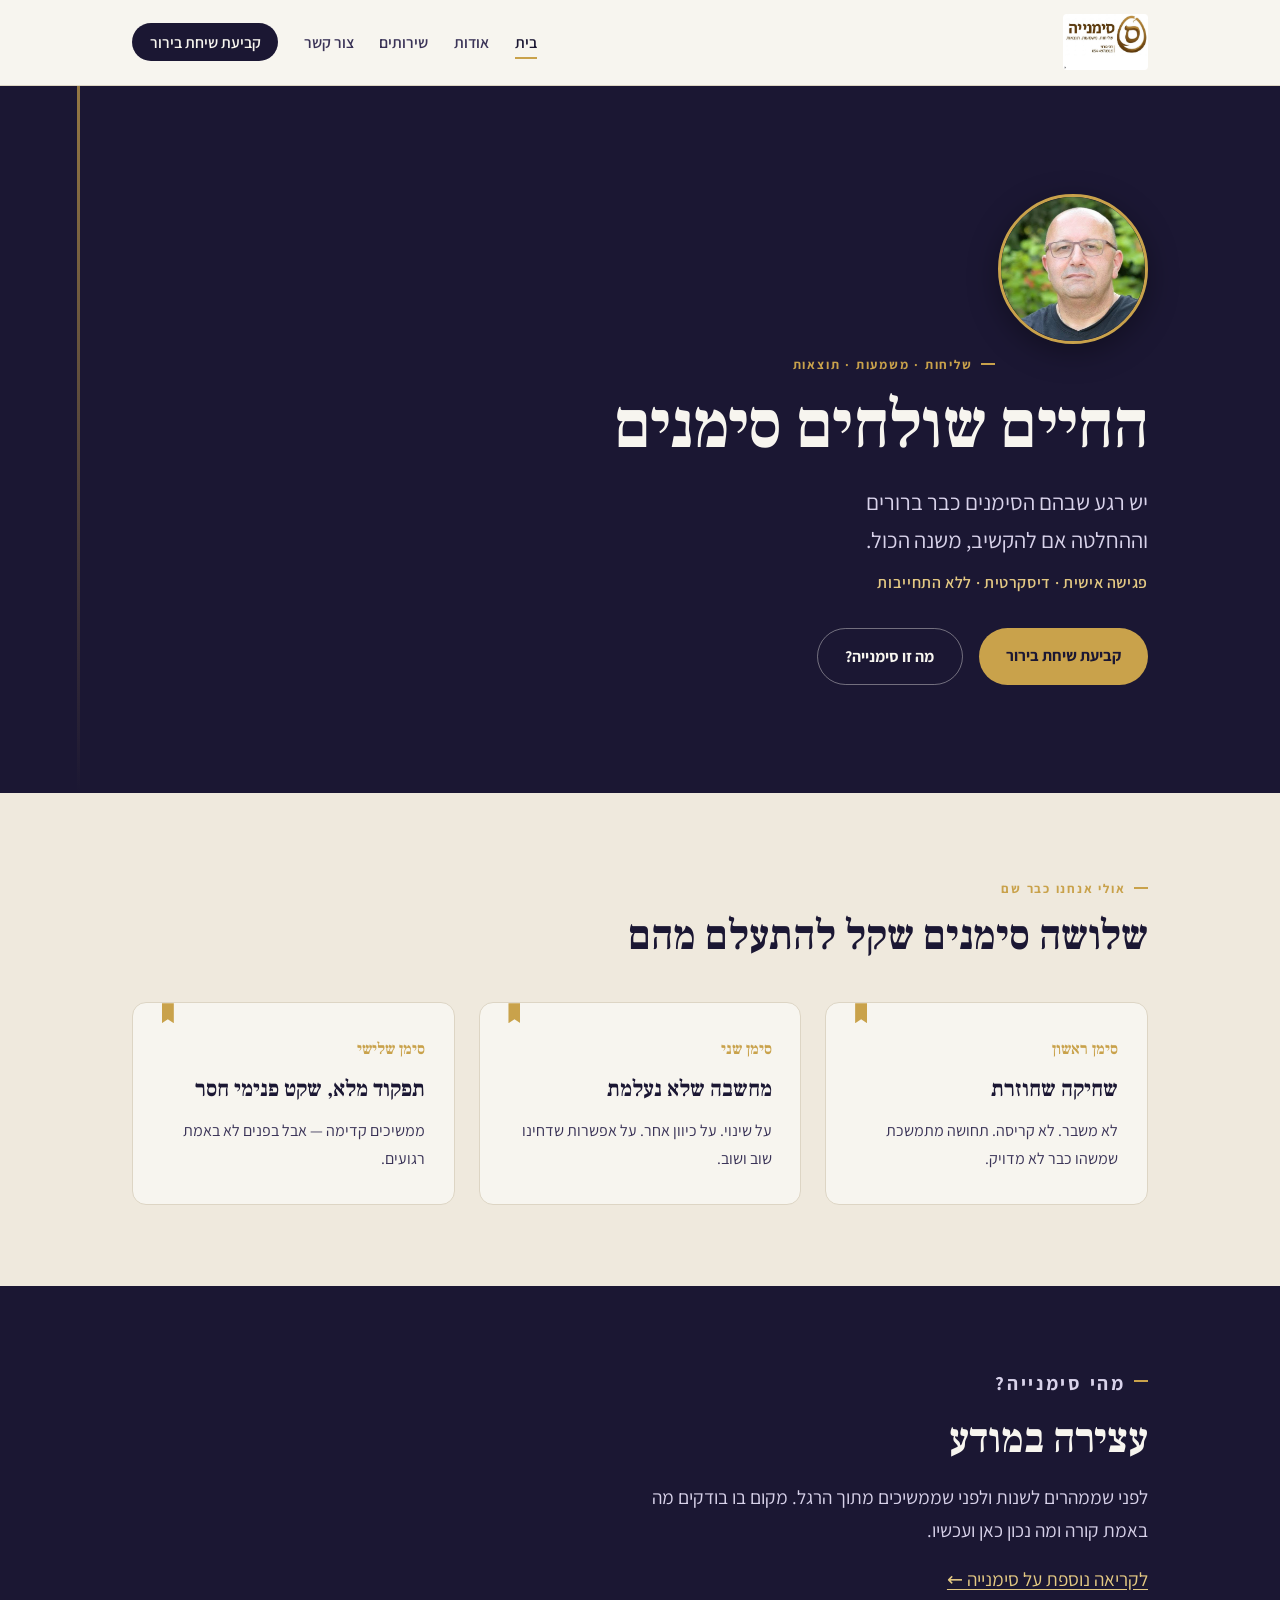
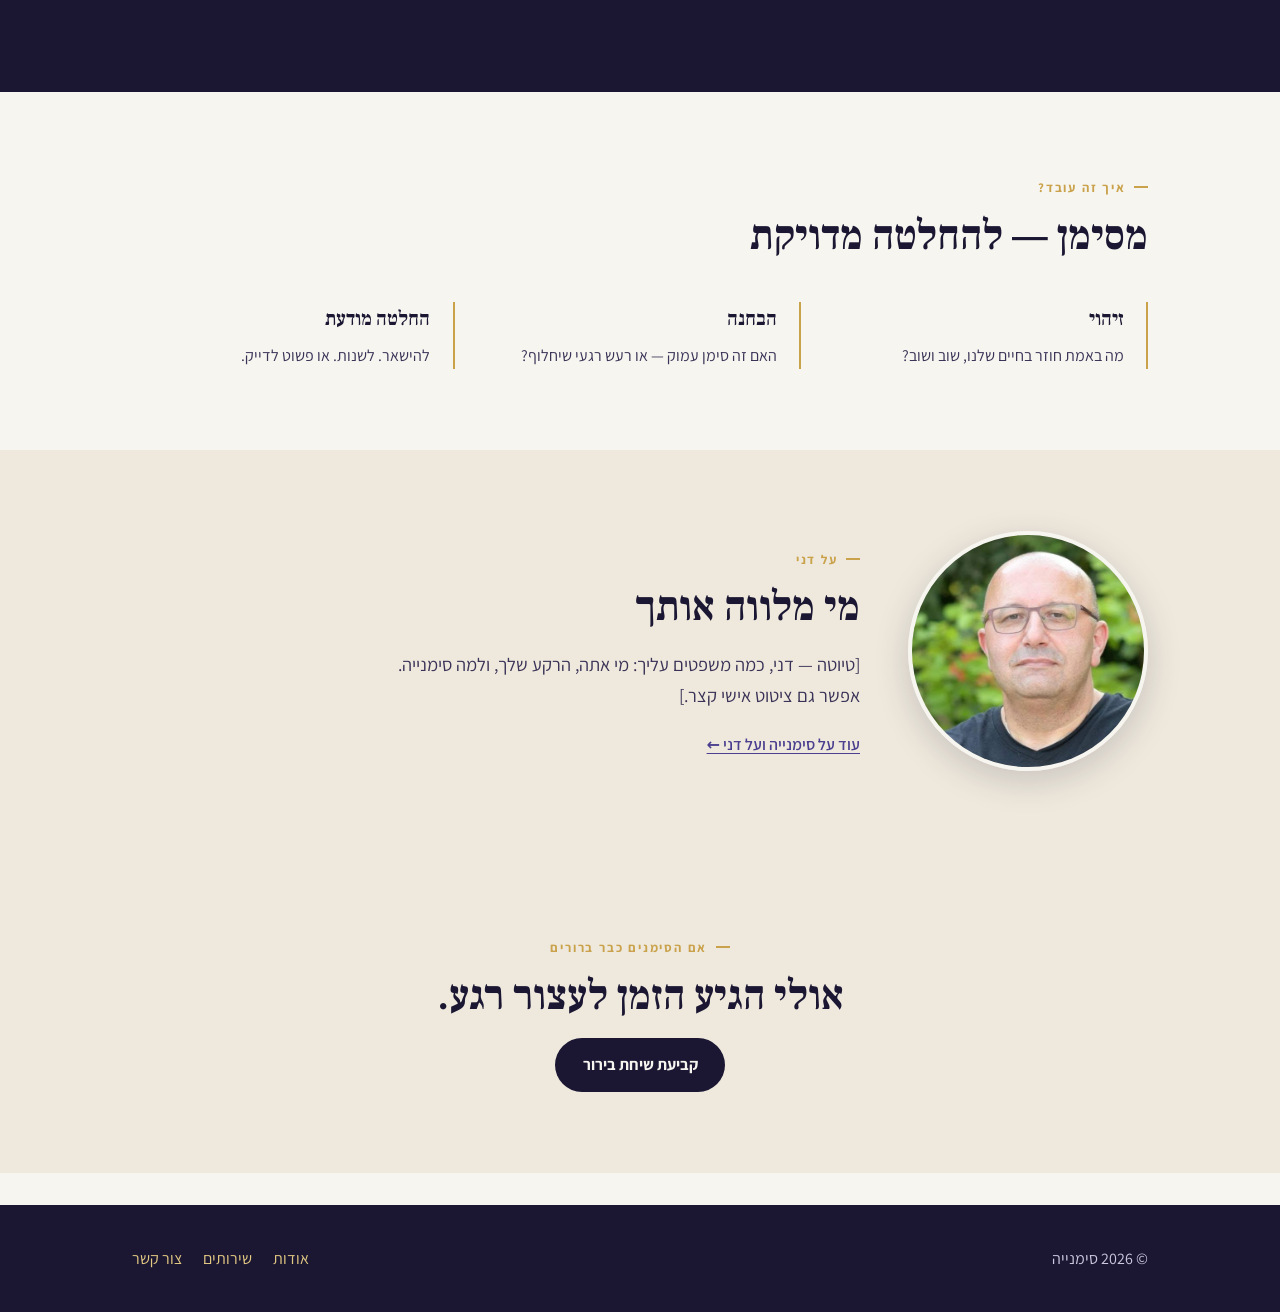
<file: website/index.html>
<!DOCTYPE html>
<html lang="he" dir="rtl">
<head>
<meta charset="UTF-8">
<meta name="viewport" content="width=device-width, initial-scale=1">
<title>סימנייה — החיים שולחים סימנים</title>
<meta name="description" content="סימנייה — עצירה במודע לפני שממהרים לשנות ולפני שממשיכים מתוך הרגל. מקום בו בודקים מה באמת קורה ומה נכון כאן ועכשיו. פגישה אישית, דיסקרטית, ללא התחייבות.">
<link rel="preconnect" href="https://fonts.googleapis.com">
<link rel="preconnect" href="https://fonts.gstatic.com" crossorigin>
<link href="https://fonts.googleapis.com/css2?family=Assistant:wght@400;600;700&family=Frank+Ruhl+Libre:wght@500;700&display=swap" rel="stylesheet">
<link rel="stylesheet" href="style.css">
</head>
<body>

<header class="site-header">
  <nav class="nav wrap" aria-label="ניווט ראשי">
    <a class="brand" href="index.html"><img src="logo-full.jpg" alt="סימנייה — שליחות. משמעות. תוצאות" class="brand-logo"></a>
    <button class="nav-toggle" aria-label="תפריט" aria-expanded="false"><span></span><span></span><span></span></button>
    <ul class="nav-links">
      <li><a href="index.html" aria-current="page">בית</a></li>
      <li><a href="about.html">אודות</a></li>
      <li><a href="services.html">שירותים</a></li>
      <li><a href="contact.html">צור קשר</a></li>
      <li><a class="nav-cta" href="contact.html">קביעת שיחת בירור</a></li>
    </ul>
  </nav>
</header>

<main>
  <!-- HERO -->
  <section class="hero">
    <div class="wrap">
      <img class="hero-portrait" src="dany-portrait.jpg" alt="דני נורני">
      <p class="eyebrow">שליחות · משמעות · תוצאות</p>
      <h1>החיים שולחים סימנים</h1>
      <p class="lead">יש רגע שבהם הסימנים כבר ברורים<br>וההחלטה אם להקשיב, משנה הכול.</p>
      <p class="tagline">פגישה אישית · דיסקרטית · ללא התחייבות</p>
      <div class="cta-row">
        <a class="btn btn-primary" href="contact.html">קביעת שיחת בירור</a>
        <a class="btn btn-ghost" href="about.html">מה זו סימנייה?</a>
      </div>
    </div>
  </section>

  <!-- THREE SIGNS -->
  <section class="signs">
    <div class="wrap">
      <p class="eyebrow">אולי אנחנו כבר שם</p>
      <h2 class="section-title">שלושה סימנים שקל להתעלם מהם</h2>
      <div class="signs-grid">
        <article class="sign-card">
          <span class="num">סימן ראשון</span>
          <h3>שחיקה שחוזרת</h3>
          <p>לא משבר. לא קריסה. תחושה מתמשכת שמשהו כבר לא מדויק.</p>
        </article>
        <article class="sign-card">
          <span class="num">סימן שני</span>
          <h3>מחשבה שלא נעלמת</h3>
          <p>על שינוי. על כיוון אחר. על אפשרות שדחינו שוב ושוב.</p>
        </article>
        <article class="sign-card">
          <span class="num">סימן שלישי</span>
          <h3>תפקוד מלא, שקט פנימי חסר</h3>
          <p>ממשיכים קדימה — אבל בפנים לא באמת רגועים.</p>
        </article>
      </div>
    </div>
  </section>

  <!-- WHAT IS SIMANEYAH -->
  <section class="statement">
    <div class="wrap">
      <p class="eyebrow">מהי סימנייה?</p>
      <h2 class="section-title">עצירה במודע</h2>
      <p>לפני שממהרים לשנות ולפני שממשיכים מתוך הרגל. מקום בו בודקים מה באמת קורה ומה נכון כאן ועכשיו.</p>
      <p><a class="inline-link" href="about.html">לקריאה נוספת על סימנייה ←</a></p>
    </div>
  </section>

  <!-- HOW IT WORKS -->
  <section>
    <div class="wrap">
      <p class="eyebrow">איך זה עובד?</p>
      <h2 class="section-title">מסימן — להחלטה מדויקת</h2>
      <div class="steps">
        <div class="step">
          <h4>זיהוי</h4>
          <p>מה באמת חוזר בחיים שלנו, שוב ושוב?</p>
        </div>
        <div class="step">
          <h4>הבחנה</h4>
          <p>האם זה סימן עמוק — או רעש רגעי שיחלוף?</p>
        </div>
        <div class="step">
          <h4>החלטה מודעת</h4>
          <p>להישאר. לשנות. או פשוט לדייק.</p>
        </div>
      </div>
    </div>
  </section>

  <!-- ABOUT DANY STRIP -->
  <section class="about-strip">
    <div class="wrap">
      <img src="dany-portrait.jpg" alt="דני נורני">
      <div class="about-text">
        <p class="eyebrow">על דני</p>
        <h2 class="section-title">מי מלווה אותך</h2>
        <p class="section-intro">[טיוטה — דני, כמה משפטים עליך: מי אתה, הרקע שלך, ולמה סימנייה. אפשר גם ציטוט אישי קצר.]</p>
        <p style="margin-top:1.2rem"><a class="inline-link" href="about.html" style="color:var(--indigo);text-decoration:underline;text-underline-offset:3px;font-weight:600">עוד על סימנייה ועל דני ←</a></p>
      </div>
    </div>
  </section>

  <!-- CTA BAND -->
  <section class="cta-band">
    <div class="wrap">
      <p class="eyebrow" style="display:inline-block">אם הסימנים כבר ברורים</p>
      <h2 class="section-title center">אולי הגיע הזמן לעצור רגע.</h2>
      <a class="btn btn-dark" href="contact.html">קביעת שיחת בירור</a>
    </div>
  </section>
</main>

<footer class="site-footer">
  <div class="wrap">
    <span>© 2026 סימנייה</span>
    <ul class="foot-nav">
      <li><a href="about.html">אודות</a></li>
      <li><a href="services.html">שירותים</a></li>
      <li><a href="contact.html">צור קשר</a></li>
    </ul>
  </div>
</footer>

<script>
  const t = document.querySelector('.nav-toggle');
  const l = document.querySelector('.nav-links');
  t.addEventListener('click', () => {
    const open = l.classList.toggle('open');
    t.setAttribute('aria-expanded', open);
  });
</script>
</body>
</html>
</file>
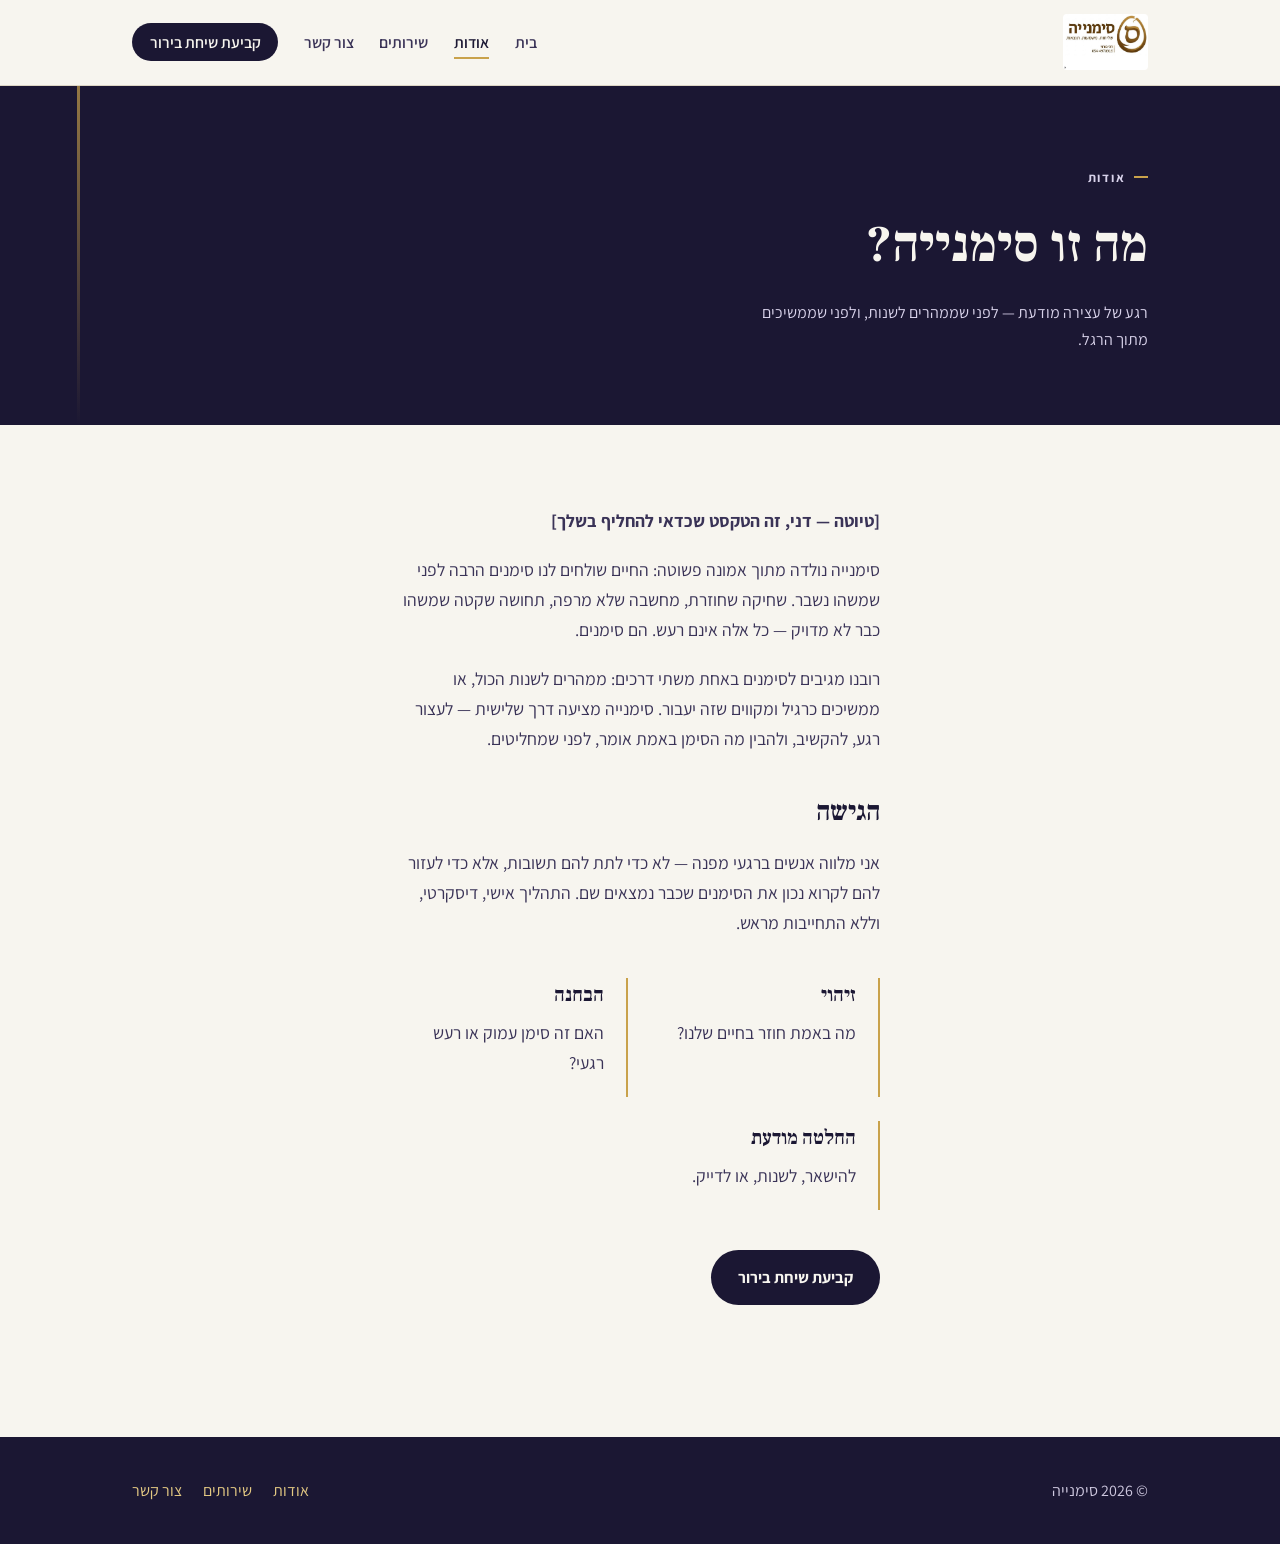
<file: website/about.html>
<!DOCTYPE html>
<html lang="he" dir="rtl">
<head>
<meta charset="UTF-8">
<meta name="viewport" content="width=device-width, initial-scale=1">
<title>אודות — סימנייה</title>
<meta name="description" content="מה זו סימנייה — רגע של עצירה מודעת לפני החלטה.">
<link rel="preconnect" href="https://fonts.googleapis.com">
<link rel="preconnect" href="https://fonts.gstatic.com" crossorigin>
<link href="https://fonts.googleapis.com/css2?family=Assistant:wght@400;600;700&family=Frank+Ruhl+Libre:wght@500;700&display=swap" rel="stylesheet">
<link rel="stylesheet" href="style.css">
</head>
<body>
<header class="site-header">
  <nav class="nav wrap" aria-label="ניווט ראשי">
    <a class="brand" href="index.html"><img src="logo-full.jpg" alt="סימנייה — שליחות. משמעות. תוצאות" class="brand-logo"></a>
    <button class="nav-toggle" aria-label="תפריט" aria-expanded="false"><span></span><span></span><span></span></button>
    <ul class="nav-links">
      <li><a href="index.html">בית</a></li>
      <li><a href="about.html" aria-current="page">אודות</a></li>
      <li><a href="services.html">שירותים</a></li>
      <li><a href="contact.html">צור קשר</a></li>
      <li><a class="nav-cta" href="contact.html">קביעת שיחת בירור</a></li>
    </ul>
  </nav>
</header>
<main>
  <section class="page-head">
    <div class="wrap">
      <p class="eyebrow">אודות</p>
      <h1>מה זו סימנייה?</h1>
      <p>רגע של עצירה מודעת — לפני שממהרים לשנות, ולפני שממשיכים מתוך הרגל.</p>
    </div>
  </section>
  <section>
    <div class="wrap prose">
      <p><strong>[טיוטה — דני, זה הטקסט שכדאי להחליף בשלך]</strong></p>
      <p>סימנייה נולדה מתוך אמונה פשוטה: החיים שולחים לנו סימנים הרבה לפני שמשהו נשבר. שחיקה שחוזרת, מחשבה שלא מרפה, תחושה שקטה שמשהו כבר לא מדויק — כל אלה אינם רעש. הם סימנים.</p>
      <p>רובנו מגיבים לסימנים באחת משתי דרכים: ממהרים לשנות הכול, או ממשיכים כרגיל ומקווים שזה יעבור. סימנייה מציעה דרך שלישית — לעצור רגע, להקשיב, ולהבין מה הסימן באמת אומר, לפני שמחליטים.</p>
      <h2>הגישה</h2>
      <p>אני מלווה אנשים ברגעי מפנה — לא כדי לתת להם תשובות, אלא כדי לעזור להם לקרוא נכון את הסימנים שכבר נמצאים שם. התהליך אישי, דיסקרטי, וללא התחייבות מראש.</p>
      <div class="steps">
        <div class="step"><h4>זיהוי</h4><p>מה באמת חוזר בחיים שלנו?</p></div>
        <div class="step"><h4>הבחנה</h4><p>האם זה סימן עמוק או רעש רגעי?</p></div>
        <div class="step"><h4>החלטה מודעת</h4><p>להישאר, לשנות, או לדייק.</p></div>
      </div>
      <p style="margin-top:2.5rem"><a class="btn btn-dark" href="contact.html">קביעת שיחת בירור</a></p>
    </div>
  </section>
</main>
<footer class="site-footer">
  <div class="wrap">
    <span>© 2026 סימנייה</span>
    <ul class="foot-nav">
      <li><a href="about.html">אודות</a></li>
      <li><a href="services.html">שירותים</a></li>
      <li><a href="contact.html">צור קשר</a></li>
    </ul>
  </div>
</footer>
<script>
  const t = document.querySelector('.nav-toggle');
  const l = document.querySelector('.nav-links');
  t.addEventListener('click', () => { const o = l.classList.toggle('open'); t.setAttribute('aria-expanded', o); });
</script>
</body>
</html>
</file>
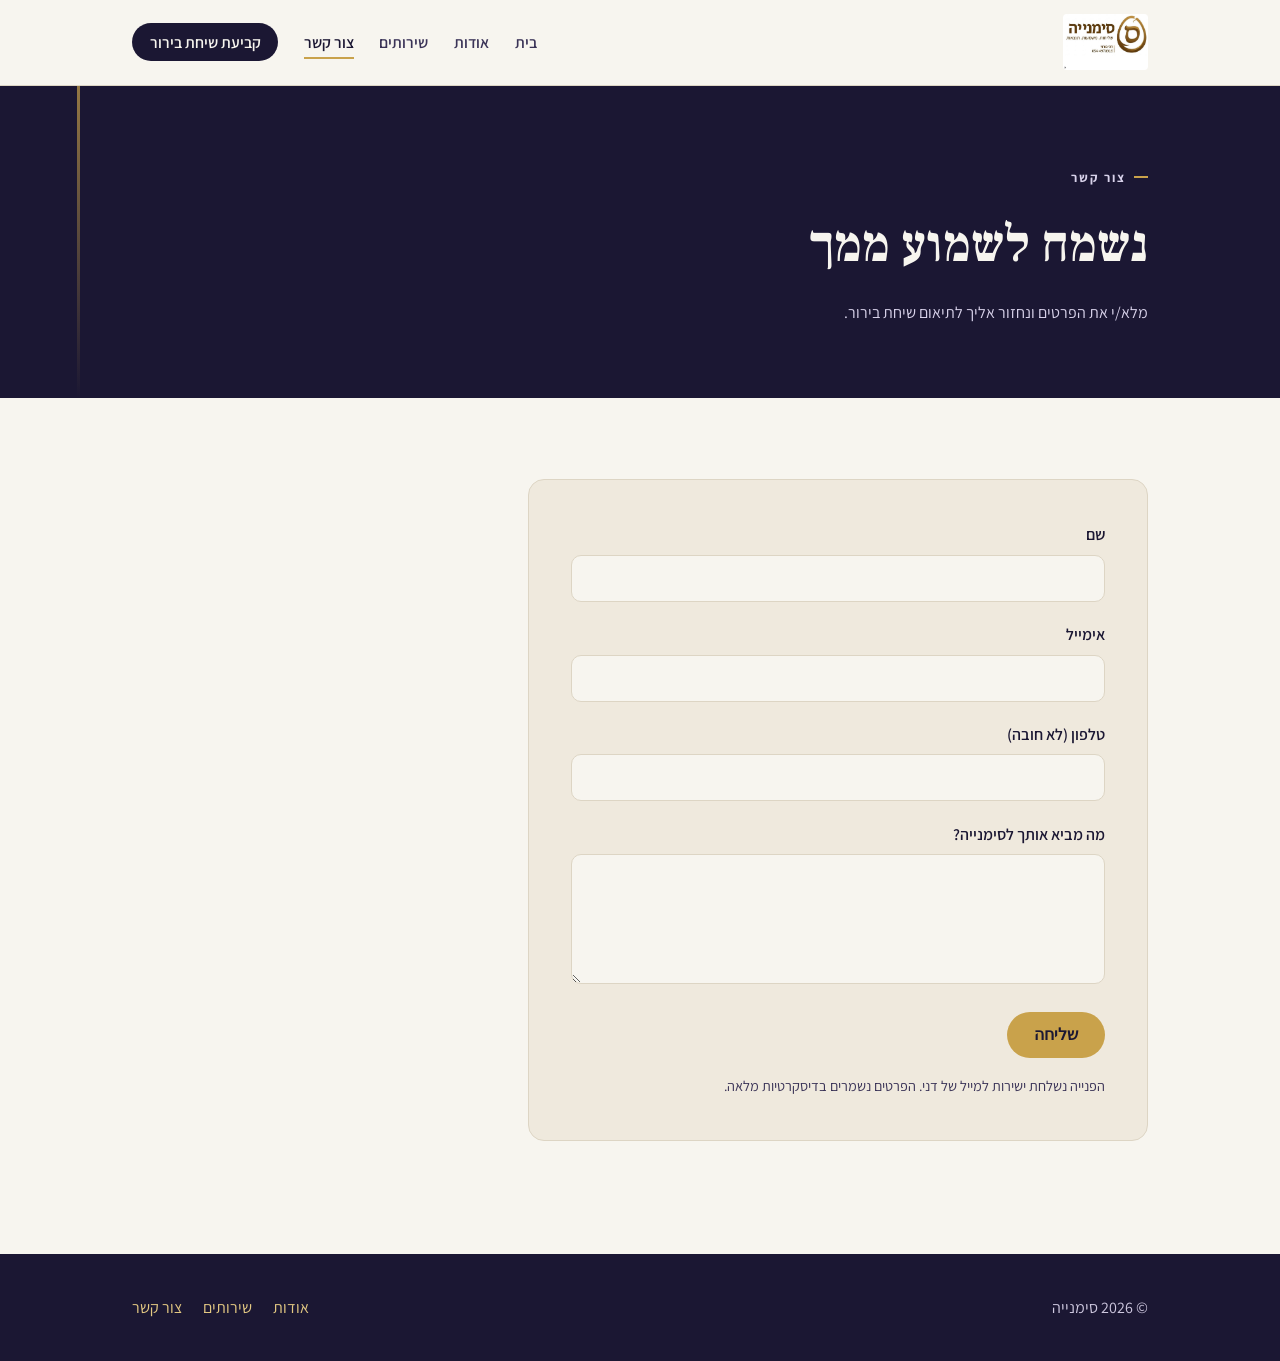
<file: website/contact.html>
<!DOCTYPE html>
<html lang="he" dir="rtl">
<head>
<meta charset="UTF-8">
<meta name="viewport" content="width=device-width, initial-scale=1">
<title>צור קשר — סימנייה</title>
<meta name="description" content="קביעת שיחת בירור עם סימנייה. פנייה דיסקרטית וללא התחייבות.">
<link rel="preconnect" href="https://fonts.googleapis.com">
<link rel="preconnect" href="https://fonts.gstatic.com" crossorigin>
<link href="https://fonts.googleapis.com/css2?family=Assistant:wght@400;600;700&family=Frank+Ruhl+Libre:wght@500;700&display=swap" rel="stylesheet">
<link rel="stylesheet" href="style.css">
</head>
<body>
<header class="site-header">
  <nav class="nav wrap" aria-label="ניווט ראשי">
    <a class="brand" href="index.html"><img src="logo-full.jpg" alt="סימנייה — שליחות. משמעות. תוצאות" class="brand-logo"></a>
    <button class="nav-toggle" aria-label="תפריט" aria-expanded="false"><span></span><span></span><span></span></button>
    <ul class="nav-links">
      <li><a href="index.html">בית</a></li>
      <li><a href="about.html">אודות</a></li>
      <li><a href="services.html">שירותים</a></li>
      <li><a href="contact.html" aria-current="page">צור קשר</a></li>
      <li><a class="nav-cta" href="contact.html">קביעת שיחת בירור</a></li>
    </ul>
  </nav>
</header>
<main>
  <section class="page-head">
    <div class="wrap">
      <p class="eyebrow">צור קשר</p>
      <h1>נשמח לשמוע ממך</h1>
      <p>מלא/י את הפרטים ונחזור אליך לתיאום שיחת בירור.</p>
    </div>
  </section>
  <section>
    <div class="wrap">
      <form class="form-card" action="https://formspree.io/f/REPLACE_WITH_FORM_ID" method="POST">
        <div class="field">
          <label for="name">שם</label>
          <input id="name" name="name" type="text" required autocomplete="name">
        </div>
        <div class="field">
          <label for="email">אימייל</label>
          <input id="email" name="email" type="email" required autocomplete="email">
        </div>
        <div class="field">
          <label for="phone">טלפון (לא חובה)</label>
          <input id="phone" name="phone" type="tel" autocomplete="tel">
        </div>
        <div class="field">
          <label for="message">מה מביא אותך לסימנייה?</label>
          <textarea id="message" name="message" required></textarea>
        </div>
        <button class="btn btn-primary" type="submit">שליחה</button>
        <p class="form-note">הפנייה נשלחת ישירות למייל של דני. הפרטים נשמרים בדיסקרטיות מלאה.</p>
      </form>
    </div>
  </section>
</main>
<footer class="site-footer">
  <div class="wrap">
    <span>© 2026 סימנייה</span>
    <ul class="foot-nav">
      <li><a href="about.html">אודות</a></li>
      <li><a href="services.html">שירותים</a></li>
      <li><a href="contact.html">צור קשר</a></li>
    </ul>
  </div>
</footer>
<script>
  const t = document.querySelector('.nav-toggle');
  const l = document.querySelector('.nav-links');
  t.addEventListener('click', () => { const o = l.classList.toggle('open'); t.setAttribute('aria-expanded', o); });
</script>
</body>
</html>
</file>
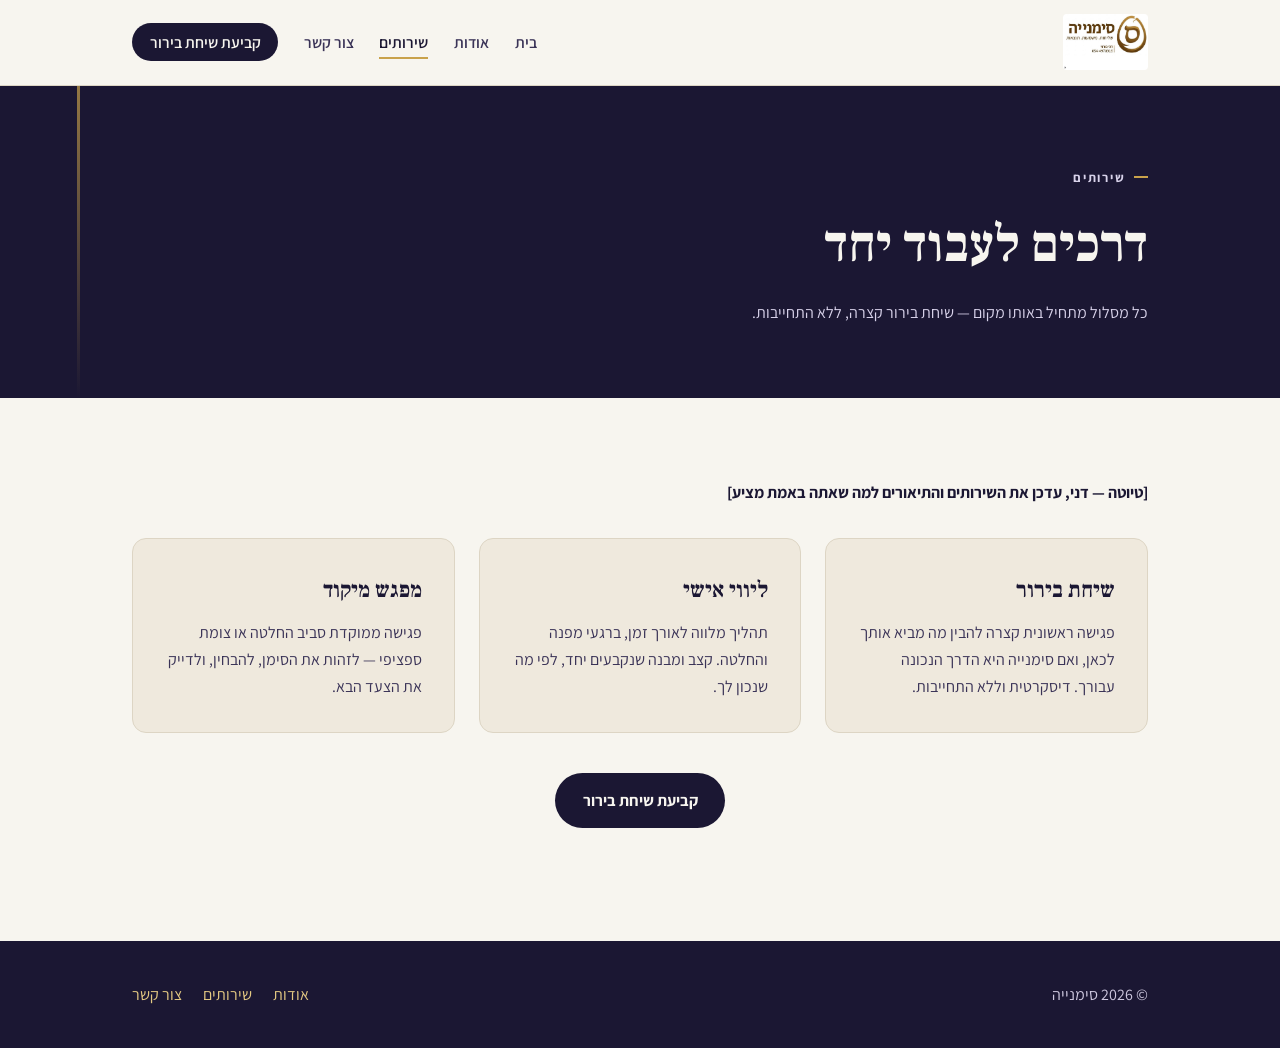
<file: website/services.html>
<!DOCTYPE html>
<html lang="he" dir="rtl">
<head>
<meta charset="UTF-8">
<meta name="viewport" content="width=device-width, initial-scale=1">
<title>שירותים — סימנייה</title>
<meta name="description" content="דרכים לעבוד יחד: שיחת בירור, ליווי אישי, מפגש מיקוד.">
<link rel="preconnect" href="https://fonts.googleapis.com">
<link rel="preconnect" href="https://fonts.gstatic.com" crossorigin>
<link href="https://fonts.googleapis.com/css2?family=Assistant:wght@400;600;700&family=Frank+Ruhl+Libre:wght@500;700&display=swap" rel="stylesheet">
<link rel="stylesheet" href="style.css">
</head>
<body>
<header class="site-header">
  <nav class="nav wrap" aria-label="ניווט ראשי">
    <a class="brand" href="index.html"><img src="logo-full.jpg" alt="סימנייה — שליחות. משמעות. תוצאות" class="brand-logo"></a>
    <button class="nav-toggle" aria-label="תפריט" aria-expanded="false"><span></span><span></span><span></span></button>
    <ul class="nav-links">
      <li><a href="index.html">בית</a></li>
      <li><a href="about.html">אודות</a></li>
      <li><a href="services.html" aria-current="page">שירותים</a></li>
      <li><a href="contact.html">צור קשר</a></li>
      <li><a class="nav-cta" href="contact.html">קביעת שיחת בירור</a></li>
    </ul>
  </nav>
</header>
<main>
  <section class="page-head">
    <div class="wrap">
      <p class="eyebrow">שירותים</p>
      <h1>דרכים לעבוד יחד</h1>
      <p>כל מסלול מתחיל באותו מקום — שיחת בירור קצרה, ללא התחייבות.</p>
    </div>
  </section>
  <section>
    <div class="wrap">
      <p class="prose"><strong>[טיוטה — דני, עדכן את השירותים והתיאורים למה שאתה באמת מציע]</strong></p>
      <div class="svc-grid">
        <article class="svc">
          <h3>שיחת בירור</h3>
          <p>פגישה ראשונית קצרה להבין מה מביא אותך לכאן, ואם סימנייה היא הדרך הנכונה עבורך. דיסקרטית וללא התחייבות.</p>
        </article>
        <article class="svc">
          <h3>ליווי אישי</h3>
          <p>תהליך מלווה לאורך זמן, ברגעי מפנה והחלטה. קצב ומבנה שנקבעים יחד, לפי מה שנכון לך.</p>
        </article>
        <article class="svc">
          <h3>מפגש מיקוד</h3>
          <p>פגישה ממוקדת סביב החלטה או צומת ספציפי — לזהות את הסימן, להבחין, ולדייק את הצעד הבא.</p>
        </article>
      </div>
      <p style="margin-top:2.5rem" class="center"><a class="btn btn-dark" href="contact.html">קביעת שיחת בירור</a></p>
    </div>
  </section>
</main>
<footer class="site-footer">
  <div class="wrap">
    <span>© 2026 סימנייה</span>
    <ul class="foot-nav">
      <li><a href="about.html">אודות</a></li>
      <li><a href="services.html">שירותים</a></li>
      <li><a href="contact.html">צור קשר</a></li>
    </ul>
  </div>
</footer>
<script>
  const t = document.querySelector('.nav-toggle');
  const l = document.querySelector('.nav-links');
  t.addEventListener('click', () => { const o = l.classList.toggle('open'); t.setAttribute('aria-expanded', o); });
</script>
</body>
</html>
</file>
<file: website/style.css>
/* ============================================================
   סימנייה — Simaneyah static site
   Design system: "הסימן" — the sign / the bookmark.
   A quiet, confident coaching site. Hebrew-first, RTL.
   Signature element: a thin marker-ribbon that runs down the
   right edge and marks section starts, like a bookmark in a book.
   ============================================================ */

:root {
  /* Palette — deep indigo ink + warm gold marker, restrained */
  --ink:        #1b1733;   /* near-black indigo, main text & dark sections */
  --ink-soft:   #3a3357;   /* softened ink for secondary text */
  --indigo:     #4b3f8f;   /* the purple nod to the previous design */
  --indigo-lo:  #6f63b8;   /* lighter indigo for accents on dark */
  --marker:     #c9a24b;   /* warm gold — the signature ribbon/sign */
  --marker-lo:  #e4c983;   /* lighter gold for hovers */
  --paper:      #f7f5ef;   /* warm off-white page */
  --paper-2:    #efe9dd;   /* slightly deeper paper for cards */
  --line:       #ddd5c4;   /* hairline on paper */

  --maxw: 1080px;
  --gap: clamp(1rem, 2.5vw, 2rem);

  --font-display: "Frank Ruhl Libre", "David Libre", Georgia, serif;
  --font-body: "Assistant", "Segoe UI", system-ui, sans-serif;
}

* { box-sizing: border-box; margin: 0; padding: 0; }

html { scroll-behavior: smooth; }

body {
  font-family: var(--font-body);
  background: var(--paper);
  color: var(--ink);
  line-height: 1.7;
  direction: rtl;
  -webkit-font-smoothing: antialiased;
}

@media (prefers-reduced-motion: reduce) {
  html { scroll-behavior: auto; }
  * { animation: none !important; transition: none !important; }
}

/* ---- Layout helpers ---- */
.wrap { max-width: var(--maxw); margin-inline: auto; padding-inline: var(--gap); }
.center { text-align: center; }

/* ============================================================
   The signature: marker ribbon
   ============================================================ */
.marker-line { color: var(--marker); }

/* An eyebrow that looks like a small sign/tab */
.eyebrow {
  display: inline-block;
  font-family: var(--font-body);
  font-weight: 700;
  font-size: 0.8rem;
  letter-spacing: 0.14em;
  color: var(--marker);
  position: relative;
  padding-inline-start: 1.4rem;
  margin-bottom: 0.8rem;
}
.eyebrow::before {
  content: "";
  position: absolute;
  inline-size: 0.85rem;
  block-size: 2px;
  background: var(--marker);
  inset-block-start: 0.7em;
  inset-inline-start: 0;
}

/* ============================================================
   Header / nav
   ============================================================ */
.site-header {
  position: sticky;
  top: 0;
  z-index: 50;
  background: rgba(247,245,239,0.86);
  backdrop-filter: blur(10px);
  border-bottom: 1px solid var(--line);
}
.nav {
  display: flex;
  align-items: center;
  justify-content: space-between;
  gap: 1rem;
  padding-block: 0.9rem;
}
.brand {
  font-family: var(--font-display);
  font-weight: 700;
  font-size: 1.5rem;
  color: var(--ink);
  text-decoration: none;
  display: flex;
  align-items: center;
  gap: 0.55rem;
}
.brand-logo {
  height: 56px;
  width: auto;
  border-radius: 4px;
}
/* small bookmark glyph next to the brand */
.brand .bm {
  inline-size: 14px;
  block-size: 22px;
  background: var(--marker);
  clip-path: polygon(0 0, 100% 0, 100% 100%, 50% 82%, 0 100%);
  display: inline-block;
}
.nav-links { display: flex; gap: 1.6rem; list-style: none; align-items: center; }
.nav-links a {
  color: var(--ink-soft);
  text-decoration: none;
  font-weight: 600;
  font-size: 0.98rem;
  padding-block: 0.3rem;
  border-bottom: 2px solid transparent;
  transition: color .2s, border-color .2s;
}
.nav-links a:hover,
.nav-links a[aria-current="page"] {
  color: var(--ink);
  border-bottom-color: var(--marker);
}
.nav-cta {
  background: var(--ink);
  color: var(--paper) !important;
  padding: 0.55rem 1.1rem !important;
  border-radius: 999px;
  border-bottom: none !important;
}
.nav-cta:hover { background: var(--indigo); }

.nav-toggle { display: none; background: none; border: 0; cursor: pointer; }
.nav-toggle span { display: block; width: 26px; height: 2px; background: var(--ink); margin: 5px 0; }

/* ============================================================
   Buttons
   ============================================================ */
.btn {
  display: inline-block;
  font-weight: 700;
  font-size: 1rem;
  text-decoration: none;
  padding: 0.85rem 1.7rem;
  border-radius: 999px;
  transition: transform .15s, background .2s, color .2s;
  cursor: pointer;
  border: none;
}
.btn-primary { background: var(--marker); color: var(--ink); }
.btn-primary:hover { background: var(--marker-lo); transform: translateY(-2px); }
.btn-ghost { background: transparent; color: var(--paper); border: 1.5px solid rgba(247,245,239,0.4); }
.btn-ghost:hover { border-color: var(--marker); color: var(--marker-lo); }
.btn-dark { background: var(--ink); color: var(--paper); }
.btn-dark:hover { background: var(--indigo); transform: translateY(-2px); }

/* ============================================================
   Hero
   ============================================================ */
.hero {
  background: var(--ink);
  color: var(--paper);
  position: relative;
  overflow: hidden;
  padding-block: clamp(4rem, 12vh, 8rem);
}
/* the ribbon running down the right edge of the hero */
.hero::before {
  content: "";
  position: absolute;
  inset-block: 0;
  inset-inline-end: clamp(1.5rem, 6vw, 5rem);
  inline-size: 3px;
  background: linear-gradient(var(--marker), transparent);
  opacity: 0.7;
}
.hero .wrap { position: relative; }
.hero h1 {
  font-family: var(--font-display);
  font-weight: 700;
  font-size: clamp(2.4rem, 6vw, 4.2rem);
  line-height: 1.12;
  letter-spacing: -0.01em;
  max-inline-size: 15ch;
  margin-bottom: 1.2rem;
  animation: rise .8s ease both;
}
.hero .lead {
  font-size: clamp(1.1rem, 2.2vw, 1.4rem);
  color: #d8d2ea;
  max-inline-size: 40ch;
  margin-bottom: 0.6rem;
  animation: rise .8s .1s ease both;
}
.hero .tagline {
  color: var(--marker-lo);
  font-weight: 600;
  letter-spacing: 0.04em;
  margin-bottom: 2rem;
  animation: rise .8s .2s ease both;
}
.hero .cta-row { display: flex; gap: 1rem; flex-wrap: wrap; animation: rise .8s .3s ease both; }

@keyframes rise {
  from { opacity: 0; transform: translateY(18px); }
  to   { opacity: 1; transform: translateY(0); }
}

/* ============================================================
   Sections
   ============================================================ */
section { padding-block: clamp(3.5rem, 9vh, 6rem); }
.section-title {
  font-family: var(--font-display);
  font-weight: 700;
  font-size: clamp(1.8rem, 4vw, 2.6rem);
  line-height: 1.2;
  margin-bottom: 1rem;
  max-inline-size: 24ch;
}
.section-intro { font-size: 1.15rem; color: var(--ink-soft); max-inline-size: 52ch; }

/* the "signs" three-part block (זיהוי / הבחנה / החלטה) */
.signs { background: var(--paper-2); }
.signs-grid {
  display: grid;
  grid-template-columns: repeat(auto-fit, minmax(240px, 1fr));
  gap: 1.5rem;
  margin-top: 2.5rem;
}
.sign-card {
  background: var(--paper);
  border: 1px solid var(--line);
  border-radius: 14px;
  padding: 2rem 1.8rem;
  position: relative;
}
/* each card carries a little marker tab at its top-right */
.sign-card::before {
  content: "";
  position: absolute;
  inset-block-start: 0;
  inset-inline-end: 1.8rem;
  inline-size: 12px;
  block-size: 20px;
  background: var(--marker);
  clip-path: polygon(0 0, 100% 0, 100% 100%, 50% 80%, 0 100%);
}
.sign-card .num {
  font-family: var(--font-display);
  font-size: 1rem;
  color: var(--marker);
  font-weight: 700;
}
.sign-card h3 {
  font-family: var(--font-display);
  font-size: 1.4rem;
  margin: 0.4rem 0 0.6rem;
  color: var(--ink);
}
.sign-card p { color: var(--ink-soft); }

/* "what is Simaneyah" statement block */
.statement { background: var(--ink); color: var(--paper); }
.statement .section-title { color: var(--paper); }
.statement p { color: #d8d2ea; font-size: 1.2rem; max-inline-size: 58ch; margin-bottom: 1rem; }
.statement a.inline-link { color: var(--marker-lo); text-decoration: underline; text-underline-offset: 3px; }

/* process steps (identify/discern/decide) reused on About */
.steps { display: grid; grid-template-columns: repeat(auto-fit, minmax(200px,1fr)); gap: 1.5rem; margin-top: 2.5rem; }
.step { padding-inline-start: 1.4rem; border-inline-start: 2px solid var(--marker); }
.step h4 { font-family: var(--font-display); font-size: 1.25rem; margin-bottom: 0.4rem; }
.step p { color: var(--ink-soft); }

/* CTA band */
.cta-band { background: var(--paper-2); text-align: center; }
.cta-band .section-title { margin-inline: auto; }

/* ============================================================
   Content pages (about/services/contact)
   ============================================================ */
.page-head { background: var(--ink); color: var(--paper); padding-block: clamp(3rem, 8vh, 5rem); position: relative; overflow: hidden; }
.page-head::before {
  content: ""; position: absolute; inset-block: 0;
  inset-inline-end: clamp(1.5rem, 6vw, 5rem); inline-size: 3px;
  background: linear-gradient(var(--marker), transparent); opacity: .7;
}
.page-head h1 { font-family: var(--font-display); font-size: clamp(2rem, 5vw, 3.2rem); position: relative; }
.page-head p { color: #d8d2ea; margin-top: 0.6rem; max-inline-size: 50ch; position: relative; }

.prose { max-inline-size: 68ch; }
.prose p { margin-bottom: 1.2rem; font-size: 1.1rem; color: var(--ink-soft); }
.prose h2 { font-family: var(--font-display); font-size: 1.7rem; margin: 2.2rem 0 0.8rem; color: var(--ink); }

/* services list */
.svc-grid { display: grid; grid-template-columns: repeat(auto-fit, minmax(260px,1fr)); gap: 1.5rem; margin-top: 2rem; }
.svc {
  background: var(--paper-2); border: 1px solid var(--line);
  border-radius: 14px; padding: 2rem;
}
.svc h3 { font-family: var(--font-display); font-size: 1.4rem; margin-bottom: 0.6rem; }
.svc p { color: var(--ink-soft); }

/* ============================================================
   Contact form
   ============================================================ */
.form-card {
  background: var(--paper-2);
  border: 1px solid var(--line);
  border-radius: 16px;
  padding: clamp(1.6rem, 4vw, 2.6rem);
  max-inline-size: 620px;
}
.field { margin-bottom: 1.2rem; }
.field label { display: block; font-weight: 600; margin-bottom: 0.4rem; color: var(--ink); }
.field input, .field textarea {
  inline-size: 100%;
  font-family: inherit;
  font-size: 1rem;
  padding: 0.75rem 0.9rem;
  border: 1.5px solid var(--line);
  border-radius: 10px;
  background: var(--paper);
  color: var(--ink);
  transition: border-color .2s;
}
.field input:focus, .field textarea:focus { outline: none; border-color: var(--marker); }
.field textarea { min-block-size: 130px; resize: vertical; }
.form-note { font-size: 0.9rem; color: var(--ink-soft); margin-top: 1rem; }

/* ============================================================
   Portrait (Dany)
   ============================================================ */
.hero-portrait {
  inline-size: clamp(96px, 14vw, 150px);
  block-size: clamp(96px, 14vw, 150px);
  border-radius: 50%;
  object-fit: cover;
  border: 3px solid var(--marker);
  box-shadow: 0 8px 30px rgba(0,0,0,0.35);
  margin-bottom: 1.6rem;
  animation: rise .8s ease both;
}

.about-strip { background: var(--paper-2); }
.about-strip .wrap {
  display: flex;
  align-items: center;
  gap: clamp(1.5rem, 4vw, 3rem);
  flex-wrap: wrap;
}
.about-strip img {
  inline-size: clamp(160px, 26vw, 240px);
  block-size: clamp(160px, 26vw, 240px);
  border-radius: 50%;
  object-fit: cover;
  border: 4px solid var(--paper);
  box-shadow: 0 10px 34px rgba(27,23,51,0.18);
  flex-shrink: 0;
}
.about-strip .about-text { flex: 1 1 320px; }

/* ============================================================
   Footer
   ============================================================ */
.site-footer {
  background: var(--ink);
  color: #cfc9e0;
  padding-block: 2.5rem;
  margin-top: 2rem;
}
.site-footer .wrap { display: flex; flex-wrap: wrap; gap: 1rem; justify-content: space-between; align-items: center; }
.site-footer a { color: var(--marker-lo); text-decoration: none; }
.site-footer a:hover { text-decoration: underline; }
.foot-nav { display: flex; gap: 1.3rem; list-style: none; }

/* ============================================================
   Responsive
   ============================================================ */
@media (max-width: 720px) {
  .nav-links {
    position: absolute;
    inset-block-start: 100%;
    inset-inline: 0;
    background: var(--paper);
    flex-direction: column;
    gap: 0;
    border-bottom: 1px solid var(--line);
    max-block-size: 0;
    overflow: hidden;
    transition: max-block-size .3s ease;
  }
  .nav-links.open { max-block-size: 360px; }
  .nav-links li { inline-size: 100%; border-top: 1px solid var(--line); }
  .nav-links a { display: block; padding: 0.9rem var(--gap); border-bottom: none; }
  .nav-links .nav-cta { margin: 0.8rem var(--gap); text-align: center; }
  .nav-toggle { display: block; }
}
</file>
